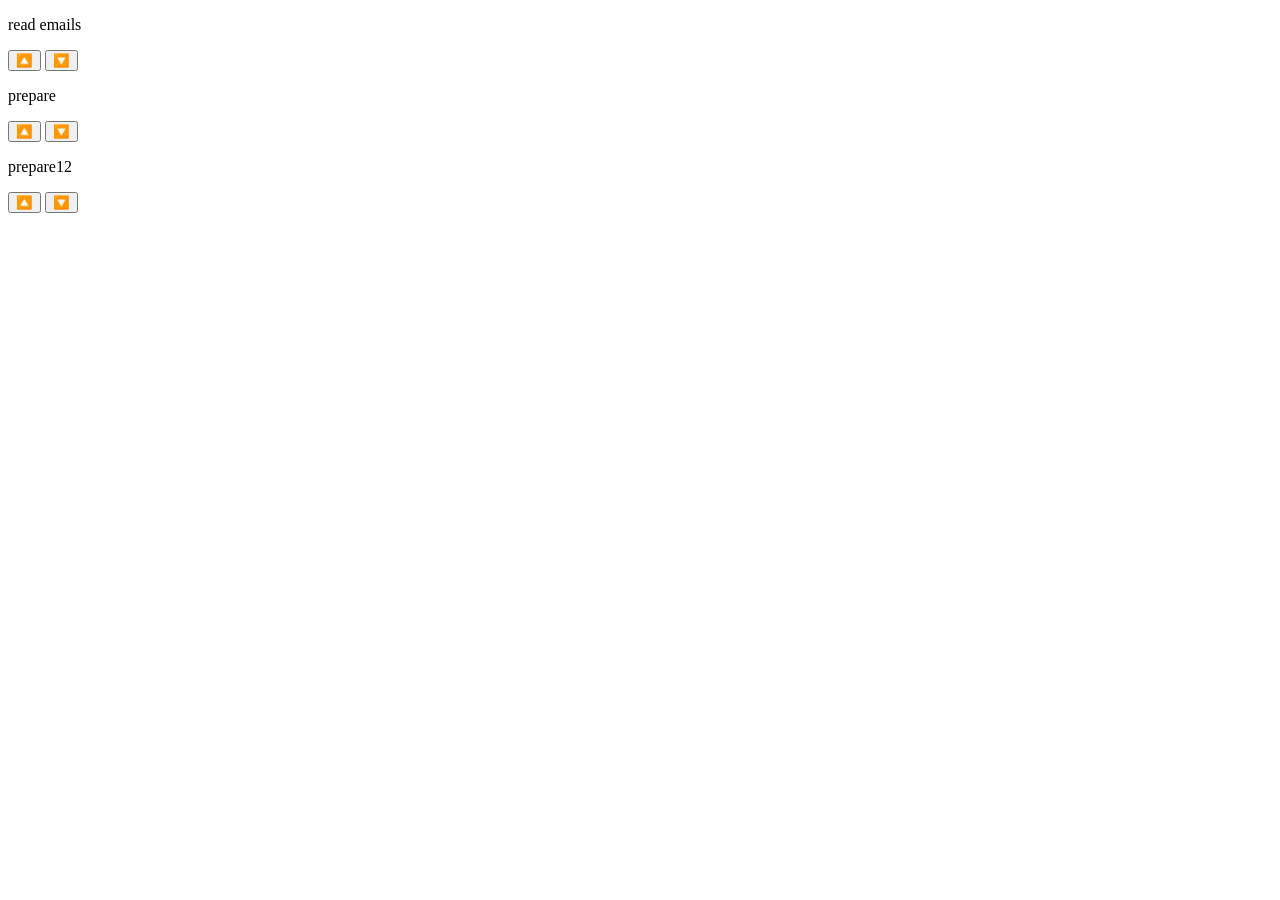
<file: buttuns/index.html>
<!DOCTYPE html>
<html lang="en">
<head>
  <meta charset="UTF-8">
  <meta http-equiv="X-UA-Compatible" content="IE=edge">
  <meta name="viewport" content="width=device-width, initial-scale=1.0">
  <title>Document</title>
</head>
<body>
  <div class="read">
    <p>read emails</p> <button class="top hidden">🔼</button> <button class="bottom">🔽</button>
  </div>
  <div class="read">
    <p>prepare</p> <button class="top">🔼</button> <button class="bottom">🔽</button>
  </div>
  <div class="read">
    <p>prepare12</p> <button class="top">🔼</button> <button class="bottom hidden">🔽</button>
  </div>
</body>
<script src="./main.js"></script>
</html>
</file>
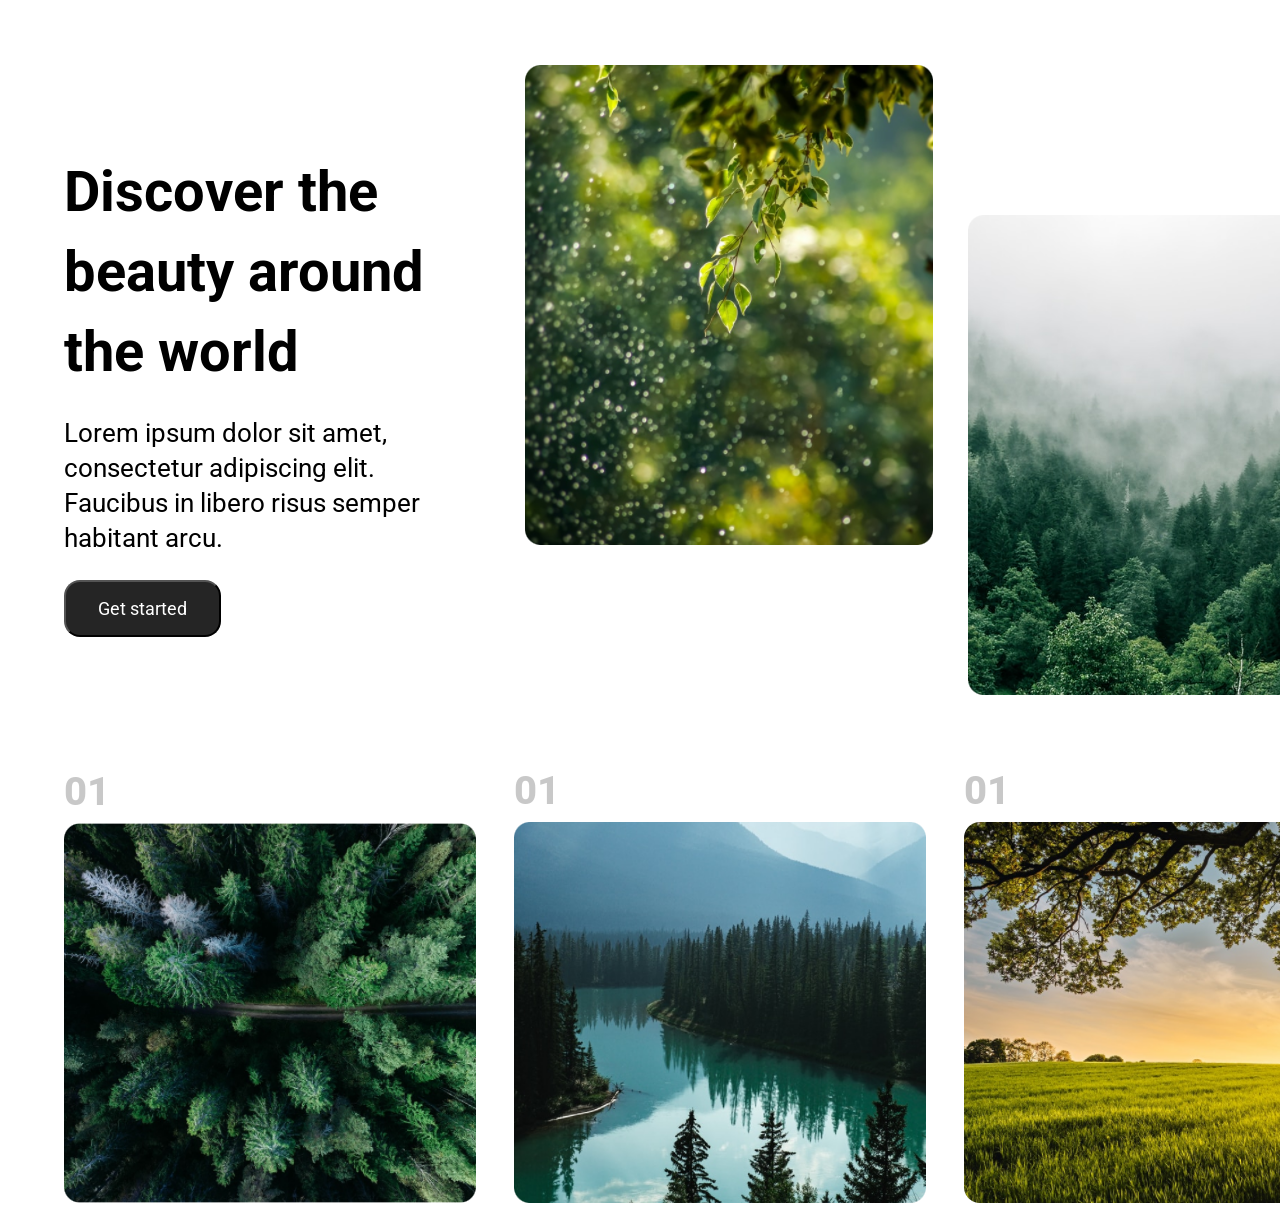
<file: discover/index.html>
<!DOCTYPE html>
<html lang="en">
  <head>
    <meta charset="UTF-8" />
    <meta http-equiv="X-UA-Compatible" content="IE=edge" />
    <meta name="viewport" content="width=device-width, initial-scale=1.0" />
    <title>Document</title>
    <link rel="stylesheet" href="./main.css" />
    <link rel="preconnect" href="https://fonts.googleapis.com" />
    <link rel="preconnect" href="https://fonts.gstatic.com" crossorigin />
    <link
      href="https://fonts.googleapis.com/css2?family=Roboto:ital,wght@0,100;0,300;0,400;0,500;0,700;0,900;1,100;1,300;1,400;1,500;1,700;1,900&display=swap"
      rel="stylesheet"
    />
  </head>
  <body>
    <header></header>
    <main>
      <section>
        <div class="container">
          <div class="discover">
            <div class="discoverBox">
              <h1 class="discoverHeading">
                Discover the beauty around the world
              </h1>
              <p class="discover_text">
                Lorem ipsum dolor sit amet, consectetur adipiscing elit.
                Faucibus in libero risus semper habitant arcu.
              </p>
              <button class="discoverBtn">Get started</button>
            </div>
            <img
              class="nature1"
              src="./img//Nature1.png"
              alt="Tree in spring"
            />
            <img class="nature2" src="./img/Nature2.png" alt="tree in run" />
          </div>
          <div class="tress">
            <div class="tress_box">
              <h2 class="number">01</h2>
              <img src="./img/Nature3.png" alt="tree" />
            </div>
            <div class="tress_box">
              <h2 class="number">01</h2>
              <img src="./img/nsture4.png" alt="tree" />
            </div>
            <div class="tress_box">
              <h2 class="number">01</h2>
              <img src="./img/Nature5.png" alt="tree" />
            </div>
          </div>
        </div>
      </section>
    </main>
    <footer></footer>
  </body>
</html>
</file>
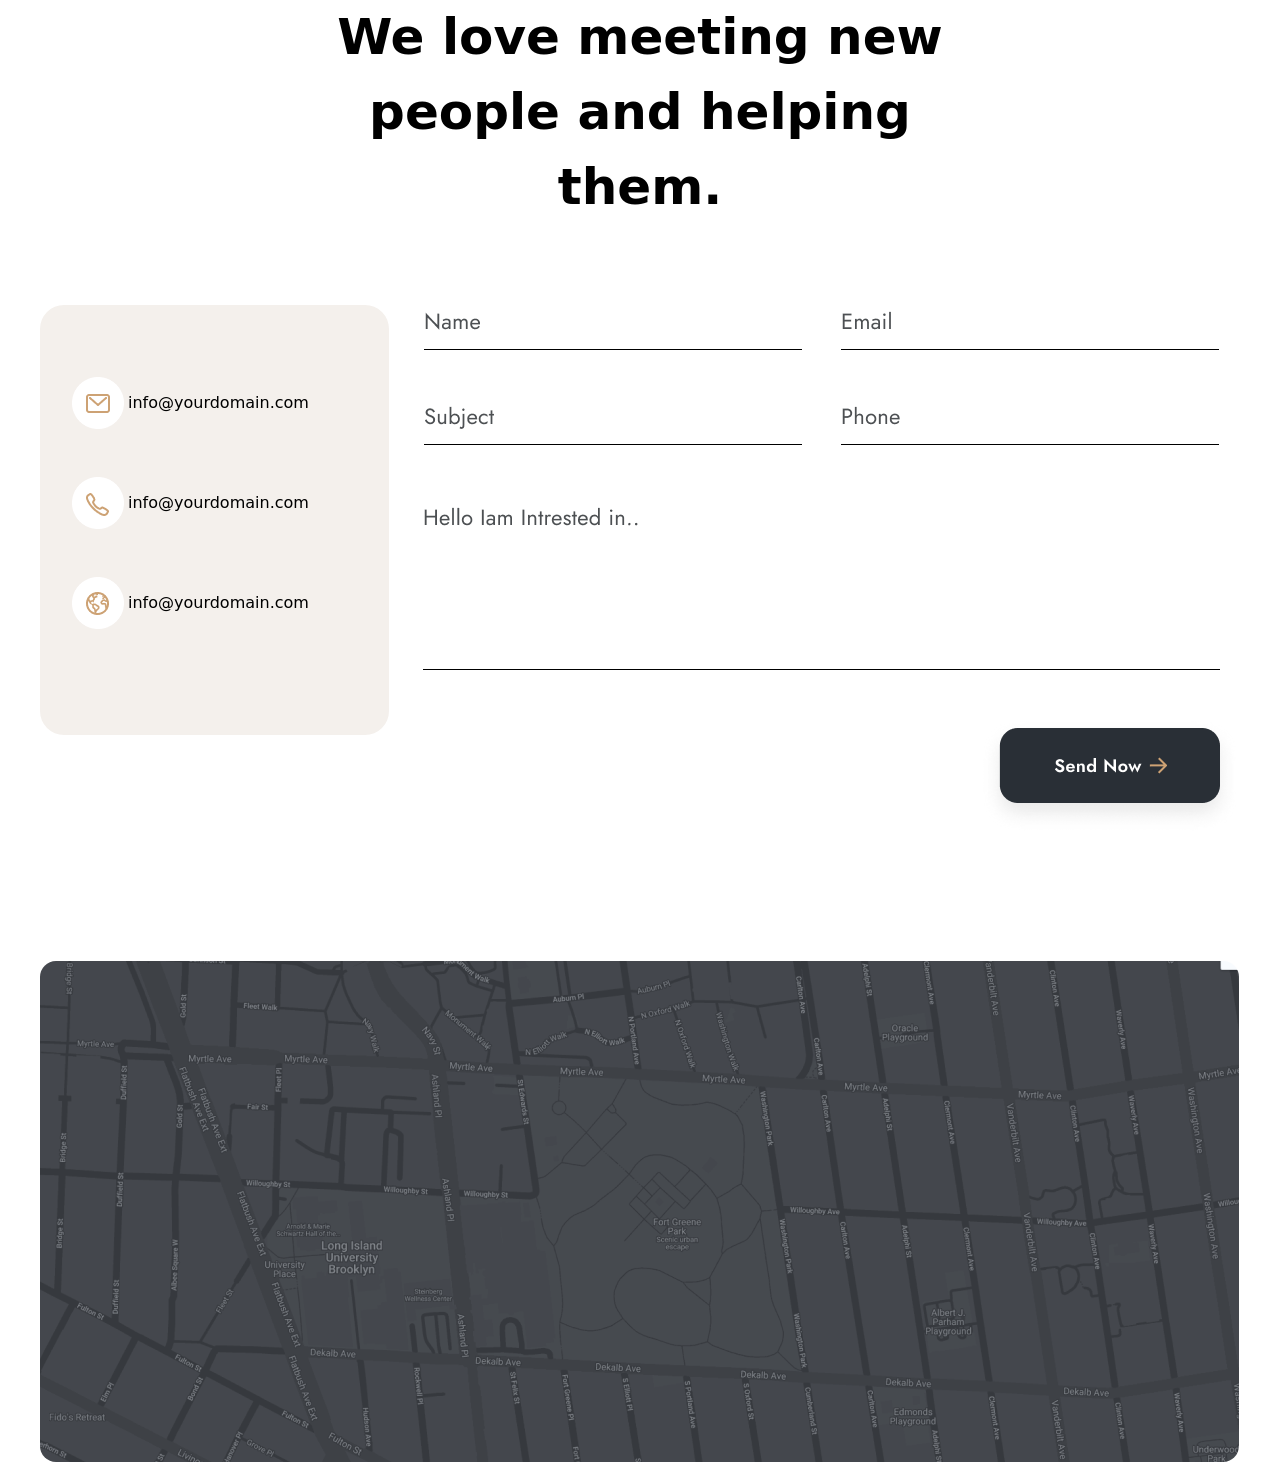
<file: pro2 - Copy/src/index.html>
<!DOCTYPE html>
<html lang="en">
  <head>
    <meta charset="UTF-8" />
    <meta http-equiv="X-UA-Compatible" content="IE=edge" />
    <meta name="viewport" content="width=device-width, initial-scale=1.0" />
    <link rel="stylesheet" href="./font.css" />
    <link rel="stylesheet" href="./output.css" />
    <title>777</title>
    <body>
      <div class="container w-[1200px] my-auto">
        <h1 class="text-[50px] leading-[75px] w-[683px] text-center flex content-center mx-auto">We love meeting new people and helping them.
        </h1>

        <div class="flex justify-between mt-20">
          <article class="w-[349px] rounded-3xl bg-[#F4F0EC] px-8 py-[72px] h-[430px]">
            <div class="flex items-center gap-1">
              <img src="./img/icon1.png" alt="icon"> <p>info@yourdomain.com</p>
            </div>
            <div class="flex items-center gap-1 mt-12 mb-12">
              <img src="./img/icon2.png" alt="icon"> <p>info@yourdomain.com</p>
            </div>
            <div class="flex items-center gap-1">
              <img src="./img/icon3.png" alt="icon"> <p>info@yourdomain.com</p>
            </div>
          </article>

         <img src="./img/input.png" alt="">
        
        </div>


        <div> <img class="rounded-2xl mt-32" src="./img/Photo.png" alt="photo"></div>
      </div>
    </body>
  </head>
</html>
</file>
<file: discover/main.css>
*,
*::before,
*::after {
  box-sizing: border-box;
  margin: 0;
  padding: 0;
  list-style: none;
  text-decoration: none;
  font-family: "Roboto", sans-serif;
}

.container {
  margin: 0 auto;
  width: 1440px;
  padding-left: 64px;
  padding-right: 64px;
  padding-top: 65px;
}
.discoverBox {
  width: 444px;
  height: 473px;
  margin-top: 87px;
}
.discoverHeading {
  font-size: 56px;
  font-weight: 800px;
  line-height: 80px;
}
.discover_text {
  font-size: 26px;
  font-weight: 400px;
  padding: 24px 0;
  line-height: 35px;
  width: 356px;
}
.discoverBtn {
  font-size: 18px;
  font-weight: 400px;
  border-radius: 16px;
  background-color: #252525;
  color: #fff;
  padding: 16px 32px;
}
.discoverBtn:hover {
  background-color: #fff;
  color: #000;
  transition-duration: 1000ms;
}
.discover {
  display: flex;
}
.nature1 {
  width: 408px;
  height: 480px;
  margin-right: 35px;
  margin-left: 17px;
}
.nature2 {
  width: 408px;
  height: 480px;
  margin-top: 150px;
}
.number{
  font-weight: 800;
  font-size: 40px;
color: #25252540;
height: 55px;
}

.tress{
  display: flex;
  align-items: center;
  justify-content: space-between;
  margin-top: 72px;
}
</file>
<file: pro2 - Copy/src/font.css>
/* icons */
@font-face {
  font-family: 'icon';
  src: url('../assets/fonts/icons/fa-light-300.woff2') format('woff2');
  font-weight: 300;
}
@font-face {
  font-family: 'icon';
  src: url('../assets/fonts/icons/fa-regular-400.woff2') format('woff2');
  font-weight: 400;
}
@font-face {
  font-family: 'icon';
  src: url('../assets/fonts/icons/fa-brands-400.woff2') format('woff2');
  font-weight: 400;
}
@font-face {
  font-family: 'icon';
  src: url('../assets/fonts/icons/fa-duotone-900.woff2') format('woff2');
  font-weight: 900;
}
</file>
<file: pro2 - Copy/src/output.css>
/*
! tailwindcss v3.4.1 | MIT License | https://tailwindcss.com
*/

/*
1. Prevent padding and border from affecting element width. (https://github.com/mozdevs/cssremedy/issues/4)
2. Allow adding a border to an element by just adding a border-width. (https://github.com/tailwindcss/tailwindcss/pull/116)
*/

*,
::before,
::after {
  box-sizing: border-box;
  /* 1 */
  border-width: 0;
  /* 2 */
  border-style: solid;
  /* 2 */
  border-color: #e5e7eb;
  /* 2 */
}

::before,
::after {
  --tw-content: '';
}

/*
1. Use a consistent sensible line-height in all browsers.
2. Prevent adjustments of font size after orientation changes in iOS.
3. Use a more readable tab size.
4. Use the user's configured `sans` font-family by default.
5. Use the user's configured `sans` font-feature-settings by default.
6. Use the user's configured `sans` font-variation-settings by default.
7. Disable tap highlights on iOS
*/

html,
:host {
  line-height: 1.5;
  /* 1 */
  -webkit-text-size-adjust: 100%;
  /* 2 */
  -moz-tab-size: 4;
  /* 3 */
  -o-tab-size: 4;
     tab-size: 4;
  /* 3 */
  font-family: ui-sans-serif, system-ui, sans-serif, "Apple Color Emoji", "Segoe UI Emoji", "Segoe UI Symbol", "Noto Color Emoji";
  /* 4 */
  font-feature-settings: normal;
  /* 5 */
  font-variation-settings: normal;
  /* 6 */
  -webkit-tap-highlight-color: transparent;
  /* 7 */
}

/*
1. Remove the margin in all browsers.
2. Inherit line-height from `html` so users can set them as a class directly on the `html` element.
*/

body {
  margin: 0;
  /* 1 */
  line-height: inherit;
  /* 2 */
}

/*
1. Add the correct height in Firefox.
2. Correct the inheritance of border color in Firefox. (https://bugzilla.mozilla.org/show_bug.cgi?id=190655)
3. Ensure horizontal rules are visible by default.
*/

hr {
  height: 0;
  /* 1 */
  color: inherit;
  /* 2 */
  border-top-width: 1px;
  /* 3 */
}

/*
Add the correct text decoration in Chrome, Edge, and Safari.
*/

abbr:where([title]) {
  -webkit-text-decoration: underline dotted;
          text-decoration: underline dotted;
}

/*
Remove the default font size and weight for headings.
*/

h1,
h2,
h3,
h4,
h5,
h6 {
  font-size: inherit;
  font-weight: inherit;
}

/*
Reset links to optimize for opt-in styling instead of opt-out.
*/

a {
  color: inherit;
  text-decoration: inherit;
}

/*
Add the correct font weight in Edge and Safari.
*/

b,
strong {
  font-weight: bolder;
}

/*
1. Use the user's configured `mono` font-family by default.
2. Use the user's configured `mono` font-feature-settings by default.
3. Use the user's configured `mono` font-variation-settings by default.
4. Correct the odd `em` font sizing in all browsers.
*/

code,
kbd,
samp,
pre {
  font-family: ui-monospace, SFMono-Regular, Menlo, Monaco, Consolas, "Liberation Mono", "Courier New", monospace;
  /* 1 */
  font-feature-settings: normal;
  /* 2 */
  font-variation-settings: normal;
  /* 3 */
  font-size: 1em;
  /* 4 */
}

/*
Add the correct font size in all browsers.
*/

small {
  font-size: 80%;
}

/*
Prevent `sub` and `sup` elements from affecting the line height in all browsers.
*/

sub,
sup {
  font-size: 75%;
  line-height: 0;
  position: relative;
  vertical-align: baseline;
}

sub {
  bottom: -0.25em;
}

sup {
  top: -0.5em;
}

/*
1. Remove text indentation from table contents in Chrome and Safari. (https://bugs.chromium.org/p/chromium/issues/detail?id=999088, https://bugs.webkit.org/show_bug.cgi?id=201297)
2. Correct table border color inheritance in all Chrome and Safari. (https://bugs.chromium.org/p/chromium/issues/detail?id=935729, https://bugs.webkit.org/show_bug.cgi?id=195016)
3. Remove gaps between table borders by default.
*/

table {
  text-indent: 0;
  /* 1 */
  border-color: inherit;
  /* 2 */
  border-collapse: collapse;
  /* 3 */
}

/*
1. Change the font styles in all browsers.
2. Remove the margin in Firefox and Safari.
3. Remove default padding in all browsers.
*/

button,
input,
optgroup,
select,
textarea {
  font-family: inherit;
  /* 1 */
  font-feature-settings: inherit;
  /* 1 */
  font-variation-settings: inherit;
  /* 1 */
  font-size: 100%;
  /* 1 */
  font-weight: inherit;
  /* 1 */
  line-height: inherit;
  /* 1 */
  color: inherit;
  /* 1 */
  margin: 0;
  /* 2 */
  padding: 0;
  /* 3 */
}

/*
Remove the inheritance of text transform in Edge and Firefox.
*/

button,
select {
  text-transform: none;
}

/*
1. Correct the inability to style clickable types in iOS and Safari.
2. Remove default button styles.
*/

button,
[type='button'],
[type='reset'],
[type='submit'] {
  -webkit-appearance: button;
  /* 1 */
  background-color: transparent;
  /* 2 */
  background-image: none;
  /* 2 */
}

/*
Use the modern Firefox focus style for all focusable elements.
*/

:-moz-focusring {
  outline: auto;
}

/*
Remove the additional `:invalid` styles in Firefox. (https://github.com/mozilla/gecko-dev/blob/2f9eacd9d3d995c937b4251a5557d95d494c9be1/layout/style/res/forms.css#L728-L737)
*/

:-moz-ui-invalid {
  box-shadow: none;
}

/*
Add the correct vertical alignment in Chrome and Firefox.
*/

progress {
  vertical-align: baseline;
}

/*
Correct the cursor style of increment and decrement buttons in Safari.
*/

::-webkit-inner-spin-button,
::-webkit-outer-spin-button {
  height: auto;
}

/*
1. Correct the odd appearance in Chrome and Safari.
2. Correct the outline style in Safari.
*/

[type='search'] {
  -webkit-appearance: textfield;
  /* 1 */
  outline-offset: -2px;
  /* 2 */
}

/*
Remove the inner padding in Chrome and Safari on macOS.
*/

::-webkit-search-decoration {
  -webkit-appearance: none;
}

/*
1. Correct the inability to style clickable types in iOS and Safari.
2. Change font properties to `inherit` in Safari.
*/

::-webkit-file-upload-button {
  -webkit-appearance: button;
  /* 1 */
  font: inherit;
  /* 2 */
}

/*
Add the correct display in Chrome and Safari.
*/

summary {
  display: list-item;
}

/*
Removes the default spacing and border for appropriate elements.
*/

blockquote,
dl,
dd,
h1,
h2,
h3,
h4,
h5,
h6,
hr,
figure,
p,
pre {
  margin: 0;
}

fieldset {
  margin: 0;
  padding: 0;
}

legend {
  padding: 0;
}

ol,
ul,
menu {
  list-style: none;
  margin: 0;
  padding: 0;
}

/*
Reset default styling for dialogs.
*/

dialog {
  padding: 0;
}

/*
Prevent resizing textareas horizontally by default.
*/

textarea {
  resize: vertical;
}

/*
1. Reset the default placeholder opacity in Firefox. (https://github.com/tailwindlabs/tailwindcss/issues/3300)
2. Set the default placeholder color to the user's configured gray 400 color.
*/

input::-moz-placeholder, textarea::-moz-placeholder {
  opacity: 1;
  /* 1 */
  color: #9ca3af;
  /* 2 */
}

input::placeholder,
textarea::placeholder {
  opacity: 1;
  /* 1 */
  color: #9ca3af;
  /* 2 */
}

/*
Set the default cursor for buttons.
*/

button,
[role="button"] {
  cursor: pointer;
}

/*
Make sure disabled buttons don't get the pointer cursor.
*/

:disabled {
  cursor: default;
}

/*
1. Make replaced elements `display: block` by default. (https://github.com/mozdevs/cssremedy/issues/14)
2. Add `vertical-align: middle` to align replaced elements more sensibly by default. (https://github.com/jensimmons/cssremedy/issues/14#issuecomment-634934210)
   This can trigger a poorly considered lint error in some tools but is included by design.
*/

img,
svg,
video,
canvas,
audio,
iframe,
embed,
object {
  display: block;
  /* 1 */
  vertical-align: middle;
  /* 2 */
}

/*
Constrain images and videos to the parent width and preserve their intrinsic aspect ratio. (https://github.com/mozdevs/cssremedy/issues/14)
*/

img,
video {
  max-width: 100%;
  height: auto;
}

/* Make elements with the HTML hidden attribute stay hidden by default */

[hidden] {
  display: none;
}

h1 {
  font-weight: 700;
  font-display: 72px;
}

.container {
  width: 1200px;
  margin: 0  auto;
}

*, ::before, ::after {
  --tw-border-spacing-x: 0;
  --tw-border-spacing-y: 0;
  --tw-translate-x: 0;
  --tw-translate-y: 0;
  --tw-rotate: 0;
  --tw-skew-x: 0;
  --tw-skew-y: 0;
  --tw-scale-x: 1;
  --tw-scale-y: 1;
  --tw-pan-x:  ;
  --tw-pan-y:  ;
  --tw-pinch-zoom:  ;
  --tw-scroll-snap-strictness: proximity;
  --tw-gradient-from-position:  ;
  --tw-gradient-via-position:  ;
  --tw-gradient-to-position:  ;
  --tw-ordinal:  ;
  --tw-slashed-zero:  ;
  --tw-numeric-figure:  ;
  --tw-numeric-spacing:  ;
  --tw-numeric-fraction:  ;
  --tw-ring-inset:  ;
  --tw-ring-offset-width: 0px;
  --tw-ring-offset-color: #fff;
  --tw-ring-color: rgb(59 130 246 / 0.5);
  --tw-ring-offset-shadow: 0 0 #0000;
  --tw-ring-shadow: 0 0 #0000;
  --tw-shadow: 0 0 #0000;
  --tw-shadow-colored: 0 0 #0000;
  --tw-blur:  ;
  --tw-brightness:  ;
  --tw-contrast:  ;
  --tw-grayscale:  ;
  --tw-hue-rotate:  ;
  --tw-invert:  ;
  --tw-saturate:  ;
  --tw-sepia:  ;
  --tw-drop-shadow:  ;
  --tw-backdrop-blur:  ;
  --tw-backdrop-brightness:  ;
  --tw-backdrop-contrast:  ;
  --tw-backdrop-grayscale:  ;
  --tw-backdrop-hue-rotate:  ;
  --tw-backdrop-invert:  ;
  --tw-backdrop-opacity:  ;
  --tw-backdrop-saturate:  ;
  --tw-backdrop-sepia:  ;
}

::backdrop {
  --tw-border-spacing-x: 0;
  --tw-border-spacing-y: 0;
  --tw-translate-x: 0;
  --tw-translate-y: 0;
  --tw-rotate: 0;
  --tw-skew-x: 0;
  --tw-skew-y: 0;
  --tw-scale-x: 1;
  --tw-scale-y: 1;
  --tw-pan-x:  ;
  --tw-pan-y:  ;
  --tw-pinch-zoom:  ;
  --tw-scroll-snap-strictness: proximity;
  --tw-gradient-from-position:  ;
  --tw-gradient-via-position:  ;
  --tw-gradient-to-position:  ;
  --tw-ordinal:  ;
  --tw-slashed-zero:  ;
  --tw-numeric-figure:  ;
  --tw-numeric-spacing:  ;
  --tw-numeric-fraction:  ;
  --tw-ring-inset:  ;
  --tw-ring-offset-width: 0px;
  --tw-ring-offset-color: #fff;
  --tw-ring-color: rgb(59 130 246 / 0.5);
  --tw-ring-offset-shadow: 0 0 #0000;
  --tw-ring-shadow: 0 0 #0000;
  --tw-shadow: 0 0 #0000;
  --tw-shadow-colored: 0 0 #0000;
  --tw-blur:  ;
  --tw-brightness:  ;
  --tw-contrast:  ;
  --tw-grayscale:  ;
  --tw-hue-rotate:  ;
  --tw-invert:  ;
  --tw-saturate:  ;
  --tw-sepia:  ;
  --tw-drop-shadow:  ;
  --tw-backdrop-blur:  ;
  --tw-backdrop-brightness:  ;
  --tw-backdrop-contrast:  ;
  --tw-backdrop-grayscale:  ;
  --tw-backdrop-hue-rotate:  ;
  --tw-backdrop-invert:  ;
  --tw-backdrop-opacity:  ;
  --tw-backdrop-saturate:  ;
  --tw-backdrop-sepia:  ;
}

.container {
  width: 100%;
}

@media (min-width: 640px) {
  .container {
    max-width: 640px;
  }
}

@media (min-width: 768px) {
  .container {
    max-width: 768px;
  }
}

@media (min-width: 1024px) {
  .container {
    max-width: 1024px;
  }
}

@media (min-width: 1280px) {
  .container {
    max-width: 1280px;
  }
}

@media (min-width: 1536px) {
  .container {
    max-width: 1536px;
  }
}

.sr-only {
  position: absolute;
  width: 1px;
  height: 1px;
  padding: 0;
  margin: -1px;
  overflow: hidden;
  clip: rect(0, 0, 0, 0);
  white-space: nowrap;
  border-width: 0;
}

.not-sr-only {
  position: static;
  width: auto;
  height: auto;
  padding: 0;
  margin: 0;
  overflow: visible;
  clip: auto;
  white-space: normal;
}

.pointer-events-none {
  pointer-events: none;
}

.pointer-events-auto {
  pointer-events: auto;
}

.\!visible {
  visibility: visible !important;
}

.visible {
  visibility: visible;
}

.invisible {
  visibility: hidden;
}

.collapse {
  visibility: collapse;
}

.static {
  position: static;
}

.fixed {
  position: fixed;
}

.absolute {
  position: absolute;
}

.relative {
  position: relative;
}

.sticky {
  position: sticky;
}

.-inset-1 {
  inset: -0.25rem;
}

.end-1 {
  inset-inline-end: 0.25rem;
}

.isolate {
  isolation: isolate;
}

.isolation-auto {
  isolation: auto;
}

.float-start {
  float: inline-start;
}

.float-end {
  float: inline-end;
}

.float-right {
  float: right;
}

.float-left {
  float: left;
}

.float-none {
  float: none;
}

.clear-start {
  clear: inline-start;
}

.clear-end {
  clear: inline-end;
}

.clear-left {
  clear: left;
}

.clear-right {
  clear: right;
}

.clear-both {
  clear: both;
}

.clear-none {
  clear: none;
}

.my-auto {
  margin-top: auto;
  margin-bottom: auto;
}

.mx-4 {
  margin-left: 1rem;
  margin-right: 1rem;
}

.mx-auto {
  margin-left: auto;
  margin-right: auto;
}

.mt-2 {
  margin-top: 0.5rem;
}

.mt-5 {
  margin-top: 1.25rem;
}

.mb-5 {
  margin-bottom: 1.25rem;
}

.mt-1 {
  margin-top: 0.25rem;
}

.mt-12 {
  margin-top: 3rem;
}

.mb-12 {
  margin-bottom: 3rem;
}

.mt-20 {
  margin-top: 5rem;
}

.mt-3 {
  margin-top: 0.75rem;
}

.mt-32 {
  margin-top: 8rem;
}

.box-border {
  box-sizing: border-box;
}

.box-content {
  box-sizing: content-box;
}

.line-clamp-none {
  overflow: visible;
  display: block;
  -webkit-box-orient: horizontal;
  -webkit-line-clamp: none;
}

.block {
  display: block;
}

.inline-block {
  display: inline-block;
}

.inline {
  display: inline;
}

.flex {
  display: flex;
}

.inline-flex {
  display: inline-flex;
}

.table {
  display: table;
}

.inline-table {
  display: inline-table;
}

.table-caption {
  display: table-caption;
}

.table-cell {
  display: table-cell;
}

.table-column {
  display: table-column;
}

.table-column-group {
  display: table-column-group;
}

.table-footer-group {
  display: table-footer-group;
}

.table-header-group {
  display: table-header-group;
}

.table-row-group {
  display: table-row-group;
}

.table-row {
  display: table-row;
}

.flow-root {
  display: flow-root;
}

.grid {
  display: grid;
}

.inline-grid {
  display: inline-grid;
}

.contents {
  display: contents;
}

.list-item {
  display: list-item;
}

.hidden {
  display: none;
}

.h-\[430px\] {
  height: 430px;
}

.w-\[349px\] {
  width: 349px;
}

.w-\[this-is\\\\\] {
  width: this-is\\;
}

.w-\[this-is\] {
  width: this-is;
}

.w-\[weird-and-invalid\] {
  width: weird-and-invalid;
}

.w-\[1200px\] {
  width: 1200px;
}

.w-\[683px\] {
  width: 683px;
}

.flex-shrink {
  flex-shrink: 1;
}

.shrink {
  flex-shrink: 1;
}

.flex-grow {
  flex-grow: 1;
}

.grow {
  flex-grow: 1;
}

.table-auto {
  table-layout: auto;
}

.table-fixed {
  table-layout: fixed;
}

.caption-top {
  caption-side: top;
}

.caption-bottom {
  caption-side: bottom;
}

.border-collapse {
  border-collapse: collapse;
}

.border-separate {
  border-collapse: separate;
}

.\!transform {
  transform: translate(var(--tw-translate-x), var(--tw-translate-y)) rotate(var(--tw-rotate)) skewX(var(--tw-skew-x)) skewY(var(--tw-skew-y)) scaleX(var(--tw-scale-x)) scaleY(var(--tw-scale-y)) !important;
}

.transform {
  transform: translate(var(--tw-translate-x), var(--tw-translate-y)) rotate(var(--tw-rotate)) skewX(var(--tw-skew-x)) skewY(var(--tw-skew-y)) scaleX(var(--tw-scale-x)) scaleY(var(--tw-scale-y));
}

.transform-cpu {
  transform: translate(var(--tw-translate-x), var(--tw-translate-y)) rotate(var(--tw-rotate)) skewX(var(--tw-skew-x)) skewY(var(--tw-skew-y)) scaleX(var(--tw-scale-x)) scaleY(var(--tw-scale-y));
}

.transform-gpu {
  transform: translate3d(var(--tw-translate-x), var(--tw-translate-y), 0) rotate(var(--tw-rotate)) skewX(var(--tw-skew-x)) skewY(var(--tw-skew-y)) scaleX(var(--tw-scale-x)) scaleY(var(--tw-scale-y));
}

.transform-none {
  transform: none;
}

.touch-auto {
  touch-action: auto;
}

.touch-none {
  touch-action: none;
}

.touch-pan-x {
  --tw-pan-x: pan-x;
  touch-action: var(--tw-pan-x) var(--tw-pan-y) var(--tw-pinch-zoom);
}

.touch-pan-left {
  --tw-pan-x: pan-left;
  touch-action: var(--tw-pan-x) var(--tw-pan-y) var(--tw-pinch-zoom);
}

.touch-pan-right {
  --tw-pan-x: pan-right;
  touch-action: var(--tw-pan-x) var(--tw-pan-y) var(--tw-pinch-zoom);
}

.touch-pan-y {
  --tw-pan-y: pan-y;
  touch-action: var(--tw-pan-x) var(--tw-pan-y) var(--tw-pinch-zoom);
}

.touch-pan-up {
  --tw-pan-y: pan-up;
  touch-action: var(--tw-pan-x) var(--tw-pan-y) var(--tw-pinch-zoom);
}

.touch-pan-down {
  --tw-pan-y: pan-down;
  touch-action: var(--tw-pan-x) var(--tw-pan-y) var(--tw-pinch-zoom);
}

.touch-pinch-zoom {
  --tw-pinch-zoom: pinch-zoom;
  touch-action: var(--tw-pan-x) var(--tw-pan-y) var(--tw-pinch-zoom);
}

.touch-manipulation {
  touch-action: manipulation;
}

.select-none {
  -webkit-user-select: none;
     -moz-user-select: none;
          user-select: none;
}

.select-text {
  -webkit-user-select: text;
     -moz-user-select: text;
          user-select: text;
}

.select-all {
  -webkit-user-select: all;
     -moz-user-select: all;
          user-select: all;
}

.select-auto {
  -webkit-user-select: auto;
     -moz-user-select: auto;
          user-select: auto;
}

.resize-none {
  resize: none;
}

.resize-y {
  resize: vertical;
}

.resize-x {
  resize: horizontal;
}

.resize {
  resize: both;
}

.snap-none {
  scroll-snap-type: none;
}

.snap-x {
  scroll-snap-type: x var(--tw-scroll-snap-strictness);
}

.snap-y {
  scroll-snap-type: y var(--tw-scroll-snap-strictness);
}

.snap-both {
  scroll-snap-type: both var(--tw-scroll-snap-strictness);
}

.snap-mandatory {
  --tw-scroll-snap-strictness: mandatory;
}

.snap-proximity {
  --tw-scroll-snap-strictness: proximity;
}

.snap-start {
  scroll-snap-align: start;
}

.snap-end {
  scroll-snap-align: end;
}

.snap-center {
  scroll-snap-align: center;
}

.snap-align-none {
  scroll-snap-align: none;
}

.snap-normal {
  scroll-snap-stop: normal;
}

.snap-always {
  scroll-snap-stop: always;
}

.list-inside {
  list-style-position: inside;
}

.list-outside {
  list-style-position: outside;
}

.appearance-none {
  -webkit-appearance: none;
     -moz-appearance: none;
          appearance: none;
}

.appearance-auto {
  -webkit-appearance: auto;
     -moz-appearance: auto;
          appearance: auto;
}

.break-before-auto {
  -moz-column-break-before: auto;
       break-before: auto;
}

.break-before-avoid {
  -moz-column-break-before: avoid;
       break-before: avoid;
}

.break-before-all {
  -moz-column-break-before: all;
       break-before: all;
}

.break-before-avoid-page {
  -moz-column-break-before: avoid;
       break-before: avoid-page;
}

.break-before-page {
  -moz-column-break-before: page;
       break-before: page;
}

.break-before-left {
  -moz-column-break-before: left;
       break-before: left;
}

.break-before-right {
  -moz-column-break-before: right;
       break-before: right;
}

.break-before-column {
  -moz-column-break-before: column;
       break-before: column;
}

.break-inside-auto {
  -moz-column-break-inside: auto;
       break-inside: auto;
}

.break-inside-avoid {
  -moz-column-break-inside: avoid;
       break-inside: avoid;
}

.break-inside-avoid-page {
  break-inside: avoid-page;
}

.break-inside-avoid-column {
  -moz-column-break-inside: avoid;
       break-inside: avoid-column;
}

.break-after-auto {
  -moz-column-break-after: auto;
       break-after: auto;
}

.break-after-avoid {
  -moz-column-break-after: avoid;
       break-after: avoid;
}

.break-after-all {
  -moz-column-break-after: all;
       break-after: all;
}

.break-after-avoid-page {
  -moz-column-break-after: avoid;
       break-after: avoid-page;
}

.break-after-page {
  -moz-column-break-after: page;
       break-after: page;
}

.break-after-left {
  -moz-column-break-after: left;
       break-after: left;
}

.break-after-right {
  -moz-column-break-after: right;
       break-after: right;
}

.break-after-column {
  -moz-column-break-after: column;
       break-after: column;
}

.grid-flow-row {
  grid-auto-flow: row;
}

.grid-flow-col {
  grid-auto-flow: column;
}

.grid-flow-dense {
  grid-auto-flow: dense;
}

.grid-flow-row-dense {
  grid-auto-flow: row dense;
}

.grid-flow-col-dense {
  grid-auto-flow: column dense;
}

.flex-row {
  flex-direction: row;
}

.flex-row-reverse {
  flex-direction: row-reverse;
}

.flex-col {
  flex-direction: column;
}

.flex-col-reverse {
  flex-direction: column-reverse;
}

.flex-wrap {
  flex-wrap: wrap;
}

.flex-wrap-reverse {
  flex-wrap: wrap-reverse;
}

.flex-nowrap {
  flex-wrap: nowrap;
}

.place-content-center {
  place-content: center;
}

.place-content-start {
  place-content: start;
}

.place-content-end {
  place-content: end;
}

.place-content-between {
  place-content: space-between;
}

.place-content-around {
  place-content: space-around;
}

.place-content-evenly {
  place-content: space-evenly;
}

.place-content-baseline {
  place-content: baseline;
}

.place-content-stretch {
  place-content: stretch;
}

.place-items-start {
  place-items: start;
}

.place-items-end {
  place-items: end;
}

.place-items-center {
  place-items: center;
}

.place-items-baseline {
  place-items: baseline;
}

.place-items-stretch {
  place-items: stretch;
}

.content-normal {
  align-content: normal;
}

.content-center {
  align-content: center;
}

.content-start {
  align-content: flex-start;
}

.content-end {
  align-content: flex-end;
}

.content-between {
  align-content: space-between;
}

.content-around {
  align-content: space-around;
}

.content-evenly {
  align-content: space-evenly;
}

.content-baseline {
  align-content: baseline;
}

.content-stretch {
  align-content: stretch;
}

.items-start {
  align-items: flex-start;
}

.items-end {
  align-items: flex-end;
}

.items-center {
  align-items: center;
}

.items-baseline {
  align-items: baseline;
}

.items-stretch {
  align-items: stretch;
}

.justify-normal {
  justify-content: normal;
}

.justify-start {
  justify-content: flex-start;
}

.justify-end {
  justify-content: flex-end;
}

.justify-center {
  justify-content: center;
}

.justify-between {
  justify-content: space-between;
}

.justify-around {
  justify-content: space-around;
}

.justify-evenly {
  justify-content: space-evenly;
}

.justify-stretch {
  justify-content: stretch;
}

.justify-items-start {
  justify-items: start;
}

.justify-items-end {
  justify-items: end;
}

.justify-items-center {
  justify-items: center;
}

.justify-items-stretch {
  justify-items: stretch;
}

.gap-1 {
  gap: 0.25rem;
}

.gap-5 {
  gap: 1.25rem;
}

.space-x-2 > :not([hidden]) ~ :not([hidden]) {
  --tw-space-x-reverse: 0;
  margin-right: calc(0.5rem * var(--tw-space-x-reverse));
  margin-left: calc(0.5rem * calc(1 - var(--tw-space-x-reverse)));
}

.space-y-reverse > :not([hidden]) ~ :not([hidden]) {
  --tw-space-y-reverse: 1;
}

.space-x-reverse > :not([hidden]) ~ :not([hidden]) {
  --tw-space-x-reverse: 1;
}

.divide-x > :not([hidden]) ~ :not([hidden]) {
  --tw-divide-x-reverse: 0;
  border-right-width: calc(1px * var(--tw-divide-x-reverse));
  border-left-width: calc(1px * calc(1 - var(--tw-divide-x-reverse)));
}

.divide-y > :not([hidden]) ~ :not([hidden]) {
  --tw-divide-y-reverse: 0;
  border-top-width: calc(1px * calc(1 - var(--tw-divide-y-reverse)));
  border-bottom-width: calc(1px * var(--tw-divide-y-reverse));
}

.divide-y-reverse > :not([hidden]) ~ :not([hidden]) {
  --tw-divide-y-reverse: 1;
}

.divide-x-reverse > :not([hidden]) ~ :not([hidden]) {
  --tw-divide-x-reverse: 1;
}

.divide-solid > :not([hidden]) ~ :not([hidden]) {
  border-style: solid;
}

.divide-dashed > :not([hidden]) ~ :not([hidden]) {
  border-style: dashed;
}

.divide-dotted > :not([hidden]) ~ :not([hidden]) {
  border-style: dotted;
}

.divide-double > :not([hidden]) ~ :not([hidden]) {
  border-style: double;
}

.divide-none > :not([hidden]) ~ :not([hidden]) {
  border-style: none;
}

.place-self-auto {
  place-self: auto;
}

.place-self-start {
  place-self: start;
}

.place-self-end {
  place-self: end;
}

.place-self-center {
  place-self: center;
}

.place-self-stretch {
  place-self: stretch;
}

.self-auto {
  align-self: auto;
}

.self-start {
  align-self: flex-start;
}

.self-end {
  align-self: flex-end;
}

.self-center {
  align-self: center;
}

.self-stretch {
  align-self: stretch;
}

.self-baseline {
  align-self: baseline;
}

.justify-self-auto {
  justify-self: auto;
}

.justify-self-start {
  justify-self: start;
}

.justify-self-end {
  justify-self: end;
}

.justify-self-center {
  justify-self: center;
}

.justify-self-stretch {
  justify-self: stretch;
}

.overflow-auto {
  overflow: auto;
}

.overflow-hidden {
  overflow: hidden;
}

.overflow-clip {
  overflow: clip;
}

.overflow-visible {
  overflow: visible;
}

.overflow-scroll {
  overflow: scroll;
}

.overflow-x-auto {
  overflow-x: auto;
}

.overflow-y-auto {
  overflow-y: auto;
}

.overflow-x-hidden {
  overflow-x: hidden;
}

.overflow-y-hidden {
  overflow-y: hidden;
}

.overflow-x-clip {
  overflow-x: clip;
}

.overflow-y-clip {
  overflow-y: clip;
}

.overflow-x-visible {
  overflow-x: visible;
}

.overflow-y-visible {
  overflow-y: visible;
}

.overflow-x-scroll {
  overflow-x: scroll;
}

.overflow-y-scroll {
  overflow-y: scroll;
}

.overscroll-auto {
  overscroll-behavior: auto;
}

.overscroll-contain {
  overscroll-behavior: contain;
}

.overscroll-none {
  overscroll-behavior: none;
}

.overscroll-y-auto {
  overscroll-behavior-y: auto;
}

.overscroll-y-contain {
  overscroll-behavior-y: contain;
}

.overscroll-y-none {
  overscroll-behavior-y: none;
}

.overscroll-x-auto {
  overscroll-behavior-x: auto;
}

.overscroll-x-contain {
  overscroll-behavior-x: contain;
}

.overscroll-x-none {
  overscroll-behavior-x: none;
}

.scroll-auto {
  scroll-behavior: auto;
}

.scroll-smooth {
  scroll-behavior: smooth;
}

.truncate {
  overflow: hidden;
  text-overflow: ellipsis;
  white-space: nowrap;
}

.overflow-ellipsis {
  text-overflow: ellipsis;
}

.text-ellipsis {
  text-overflow: ellipsis;
}

.text-clip {
  text-overflow: clip;
}

.hyphens-none {
  -webkit-hyphens: none;
          hyphens: none;
}

.hyphens-manual {
  -webkit-hyphens: manual;
          hyphens: manual;
}

.hyphens-auto {
  -webkit-hyphens: auto;
          hyphens: auto;
}

.whitespace-normal {
  white-space: normal;
}

.whitespace-nowrap {
  white-space: nowrap;
}

.whitespace-pre {
  white-space: pre;
}

.whitespace-pre-line {
  white-space: pre-line;
}

.whitespace-pre-wrap {
  white-space: pre-wrap;
}

.whitespace-break-spaces {
  white-space: break-spaces;
}

.text-wrap {
  text-wrap: wrap;
}

.text-nowrap {
  text-wrap: nowrap;
}

.text-balance {
  text-wrap: balance;
}

.text-pretty {
  text-wrap: pretty;
}

.break-normal {
  overflow-wrap: normal;
  word-break: normal;
}

.break-words {
  overflow-wrap: break-word;
}

.break-all {
  word-break: break-all;
}

.break-keep {
  word-break: keep-all;
}

.rounded {
  border-radius: 0.25rem;
}

.rounded-3xl {
  border-radius: 1.5rem;
}

.rounded-2xl {
  border-radius: 1rem;
}

.rounded-b {
  border-bottom-right-radius: 0.25rem;
  border-bottom-left-radius: 0.25rem;
}

.rounded-e {
  border-start-end-radius: 0.25rem;
  border-end-end-radius: 0.25rem;
}

.rounded-l {
  border-top-left-radius: 0.25rem;
  border-bottom-left-radius: 0.25rem;
}

.rounded-r {
  border-top-right-radius: 0.25rem;
  border-bottom-right-radius: 0.25rem;
}

.rounded-s {
  border-start-start-radius: 0.25rem;
  border-end-start-radius: 0.25rem;
}

.rounded-t {
  border-top-left-radius: 0.25rem;
  border-top-right-radius: 0.25rem;
}

.rounded-bl {
  border-bottom-left-radius: 0.25rem;
}

.rounded-br {
  border-bottom-right-radius: 0.25rem;
}

.rounded-ee {
  border-end-end-radius: 0.25rem;
}

.rounded-es {
  border-end-start-radius: 0.25rem;
}

.rounded-se {
  border-start-end-radius: 0.25rem;
}

.rounded-ss {
  border-start-start-radius: 0.25rem;
}

.rounded-tl {
  border-top-left-radius: 0.25rem;
}

.rounded-tr {
  border-top-right-radius: 0.25rem;
}

.border {
  border-width: 1px;
}

.border-x {
  border-left-width: 1px;
  border-right-width: 1px;
}

.border-y {
  border-top-width: 1px;
  border-bottom-width: 1px;
}

.border-b {
  border-bottom-width: 1px;
}

.border-e {
  border-inline-end-width: 1px;
}

.border-l {
  border-left-width: 1px;
}

.border-r {
  border-right-width: 1px;
}

.border-s {
  border-inline-start-width: 1px;
}

.border-t {
  border-top-width: 1px;
}

.border-solid {
  border-style: solid;
}

.border-dashed {
  border-style: dashed;
}

.border-dotted {
  border-style: dotted;
}

.border-double {
  border-style: double;
}

.border-hidden {
  border-style: hidden;
}

.border-none {
  border-style: none;
}

.bg-\[\#F4F0EC\] {
  --tw-bg-opacity: 1;
  background-color: rgb(244 240 236 / var(--tw-bg-opacity));
}

.bg-\[rgb\(255\2c 0\2c 0\)\] {
  --tw-bg-opacity: 1;
  background-color: rgb(255 0 0 / var(--tw-bg-opacity));
}

.decoration-slice {
  -webkit-box-decoration-break: slice;
          box-decoration-break: slice;
}

.decoration-clone {
  -webkit-box-decoration-break: clone;
          box-decoration-break: clone;
}

.box-decoration-slice {
  -webkit-box-decoration-break: slice;
          box-decoration-break: slice;
}

.box-decoration-clone {
  -webkit-box-decoration-break: clone;
          box-decoration-break: clone;
}

.bg-fixed {
  background-attachment: fixed;
}

.bg-local {
  background-attachment: local;
}

.bg-scroll {
  background-attachment: scroll;
}

.bg-clip-border {
  background-clip: border-box;
}

.bg-clip-padding {
  background-clip: padding-box;
}

.bg-clip-content {
  background-clip: content-box;
}

.bg-clip-text {
  -webkit-background-clip: text;
          background-clip: text;
}

.bg-repeat {
  background-repeat: repeat;
}

.bg-no-repeat {
  background-repeat: no-repeat;
}

.bg-repeat-x {
  background-repeat: repeat-x;
}

.bg-repeat-y {
  background-repeat: repeat-y;
}

.bg-repeat-round {
  background-repeat: round;
}

.bg-repeat-space {
  background-repeat: space;
}

.bg-origin-border {
  background-origin: border-box;
}

.bg-origin-padding {
  background-origin: padding-box;
}

.bg-origin-content {
  background-origin: content-box;
}

.object-contain {
  -o-object-fit: contain;
     object-fit: contain;
}

.object-cover {
  -o-object-fit: cover;
     object-fit: cover;
}

.object-fill {
  -o-object-fit: fill;
     object-fit: fill;
}

.object-none {
  -o-object-fit: none;
     object-fit: none;
}

.object-scale-down {
  -o-object-fit: scale-down;
     object-fit: scale-down;
}

.p-2 {
  padding: 0.5rem;
}

.p-20 {
  padding: 5rem;
}

.py-8 {
  padding-top: 2rem;
  padding-bottom: 2rem;
}

.py-\[72px\] {
  padding-top: 72px;
  padding-bottom: 72px;
}

.px-\[72px\] {
  padding-left: 72px;
  padding-right: 72px;
}

.px-8 {
  padding-left: 2rem;
  padding-right: 2rem;
}

.text-left {
  text-align: left;
}

.text-center {
  text-align: center;
}

.text-right {
  text-align: right;
}

.text-justify {
  text-align: justify;
}

.text-start {
  text-align: start;
}

.text-end {
  text-align: end;
}

.align-baseline {
  vertical-align: baseline;
}

.align-top {
  vertical-align: top;
}

.align-middle {
  vertical-align: middle;
}

.align-bottom {
  vertical-align: bottom;
}

.align-text-top {
  vertical-align: text-top;
}

.align-text-bottom {
  vertical-align: text-bottom;
}

.align-sub {
  vertical-align: sub;
}

.align-super {
  vertical-align: super;
}

.text-\[50px\] {
  font-size: 50px;
}

.font-bold {
  font-weight: 700;
}

.uppercase {
  text-transform: uppercase;
}

.lowercase {
  text-transform: lowercase;
}

.capitalize {
  text-transform: capitalize;
}

.normal-case {
  text-transform: none;
}

.italic {
  font-style: italic;
}

.not-italic {
  font-style: normal;
}

.normal-nums {
  font-variant-numeric: normal;
}

.ordinal {
  --tw-ordinal: ordinal;
  font-variant-numeric: var(--tw-ordinal) var(--tw-slashed-zero) var(--tw-numeric-figure) var(--tw-numeric-spacing) var(--tw-numeric-fraction);
}

.slashed-zero {
  --tw-slashed-zero: slashed-zero;
  font-variant-numeric: var(--tw-ordinal) var(--tw-slashed-zero) var(--tw-numeric-figure) var(--tw-numeric-spacing) var(--tw-numeric-fraction);
}

.lining-nums {
  --tw-numeric-figure: lining-nums;
  font-variant-numeric: var(--tw-ordinal) var(--tw-slashed-zero) var(--tw-numeric-figure) var(--tw-numeric-spacing) var(--tw-numeric-fraction);
}

.oldstyle-nums {
  --tw-numeric-figure: oldstyle-nums;
  font-variant-numeric: var(--tw-ordinal) var(--tw-slashed-zero) var(--tw-numeric-figure) var(--tw-numeric-spacing) var(--tw-numeric-fraction);
}

.proportional-nums {
  --tw-numeric-spacing: proportional-nums;
  font-variant-numeric: var(--tw-ordinal) var(--tw-slashed-zero) var(--tw-numeric-figure) var(--tw-numeric-spacing) var(--tw-numeric-fraction);
}

.tabular-nums {
  --tw-numeric-spacing: tabular-nums;
  font-variant-numeric: var(--tw-ordinal) var(--tw-slashed-zero) var(--tw-numeric-figure) var(--tw-numeric-spacing) var(--tw-numeric-fraction);
}

.diagonal-fractions {
  --tw-numeric-fraction: diagonal-fractions;
  font-variant-numeric: var(--tw-ordinal) var(--tw-slashed-zero) var(--tw-numeric-figure) var(--tw-numeric-spacing) var(--tw-numeric-fraction);
}

.stacked-fractions {
  --tw-numeric-fraction: stacked-fractions;
  font-variant-numeric: var(--tw-ordinal) var(--tw-slashed-zero) var(--tw-numeric-figure) var(--tw-numeric-spacing) var(--tw-numeric-fraction);
}

.leading-\[75px\] {
  line-height: 75px;
}

.text-\[\#336699\]\/\[\.35\] {
  color: rgb(51 102 153 / .35);
}

.underline {
  text-decoration-line: underline;
}

.overline {
  text-decoration-line: overline;
}

.line-through {
  text-decoration-line: line-through;
}

.no-underline {
  text-decoration-line: none;
}

.decoration-solid {
  text-decoration-style: solid;
}

.decoration-double {
  text-decoration-style: double;
}

.decoration-dotted {
  text-decoration-style: dotted;
}

.decoration-dashed {
  text-decoration-style: dashed;
}

.decoration-wavy {
  text-decoration-style: wavy;
}

.antialiased {
  -webkit-font-smoothing: antialiased;
  -moz-osx-font-smoothing: grayscale;
}

.subpixel-antialiased {
  -webkit-font-smoothing: auto;
  -moz-osx-font-smoothing: auto;
}

.bg-blend-normal {
  background-blend-mode: normal;
}

.bg-blend-multiply {
  background-blend-mode: multiply;
}

.bg-blend-screen {
  background-blend-mode: screen;
}

.bg-blend-overlay {
  background-blend-mode: overlay;
}

.bg-blend-darken {
  background-blend-mode: darken;
}

.bg-blend-lighten {
  background-blend-mode: lighten;
}

.bg-blend-color-dodge {
  background-blend-mode: color-dodge;
}

.bg-blend-color-burn {
  background-blend-mode: color-burn;
}

.bg-blend-hard-light {
  background-blend-mode: hard-light;
}

.bg-blend-soft-light {
  background-blend-mode: soft-light;
}

.bg-blend-difference {
  background-blend-mode: difference;
}

.bg-blend-exclusion {
  background-blend-mode: exclusion;
}

.bg-blend-hue {
  background-blend-mode: hue;
}

.bg-blend-saturation {
  background-blend-mode: saturation;
}

.bg-blend-color {
  background-blend-mode: color;
}

.bg-blend-luminosity {
  background-blend-mode: luminosity;
}

.mix-blend-normal {
  mix-blend-mode: normal;
}

.mix-blend-multiply {
  mix-blend-mode: multiply;
}

.mix-blend-screen {
  mix-blend-mode: screen;
}

.mix-blend-overlay {
  mix-blend-mode: overlay;
}

.mix-blend-darken {
  mix-blend-mode: darken;
}

.mix-blend-lighten {
  mix-blend-mode: lighten;
}

.mix-blend-color-dodge {
  mix-blend-mode: color-dodge;
}

.mix-blend-color-burn {
  mix-blend-mode: color-burn;
}

.mix-blend-hard-light {
  mix-blend-mode: hard-light;
}

.mix-blend-soft-light {
  mix-blend-mode: soft-light;
}

.mix-blend-difference {
  mix-blend-mode: difference;
}

.mix-blend-exclusion {
  mix-blend-mode: exclusion;
}

.mix-blend-hue {
  mix-blend-mode: hue;
}

.mix-blend-saturation {
  mix-blend-mode: saturation;
}

.mix-blend-color {
  mix-blend-mode: color;
}

.mix-blend-luminosity {
  mix-blend-mode: luminosity;
}

.mix-blend-plus-lighter {
  mix-blend-mode: plus-lighter;
}

.\!shadow {
  --tw-shadow: 0 1px 3px 0 rgb(0 0 0 / 0.1), 0 1px 2px -1px rgb(0 0 0 / 0.1) !important;
  --tw-shadow-colored: 0 1px 3px 0 var(--tw-shadow-color), 0 1px 2px -1px var(--tw-shadow-color) !important;
  box-shadow: var(--tw-ring-offset-shadow, 0 0 #0000), var(--tw-ring-shadow, 0 0 #0000), var(--tw-shadow) !important;
}

.shadow {
  --tw-shadow: 0 1px 3px 0 rgb(0 0 0 / 0.1), 0 1px 2px -1px rgb(0 0 0 / 0.1);
  --tw-shadow-colored: 0 1px 3px 0 var(--tw-shadow-color), 0 1px 2px -1px var(--tw-shadow-color);
  box-shadow: var(--tw-ring-offset-shadow, 0 0 #0000), var(--tw-ring-shadow, 0 0 #0000), var(--tw-shadow);
}

.outline-none {
  outline: 2px solid transparent;
  outline-offset: 2px;
}

.outline {
  outline-style: solid;
}

.outline-dashed {
  outline-style: dashed;
}

.outline-dotted {
  outline-style: dotted;
}

.outline-double {
  outline-style: double;
}

.ring {
  --tw-ring-offset-shadow: var(--tw-ring-inset) 0 0 0 var(--tw-ring-offset-width) var(--tw-ring-offset-color);
  --tw-ring-shadow: var(--tw-ring-inset) 0 0 0 calc(3px + var(--tw-ring-offset-width)) var(--tw-ring-color);
  box-shadow: var(--tw-ring-offset-shadow), var(--tw-ring-shadow), var(--tw-shadow, 0 0 #0000);
}

.ring-inset {
  --tw-ring-inset: inset;
}

.ring-offset-blue {
  --tw-ring-offset-color: #388FF3;
}

.blur {
  --tw-blur: blur(8px);
  filter: var(--tw-blur) var(--tw-brightness) var(--tw-contrast) var(--tw-grayscale) var(--tw-hue-rotate) var(--tw-invert) var(--tw-saturate) var(--tw-sepia) var(--tw-drop-shadow);
}

.drop-shadow {
  --tw-drop-shadow: drop-shadow(0 1px 2px rgb(0 0 0 / 0.1)) drop-shadow(0 1px 1px rgb(0 0 0 / 0.06));
  filter: var(--tw-blur) var(--tw-brightness) var(--tw-contrast) var(--tw-grayscale) var(--tw-hue-rotate) var(--tw-invert) var(--tw-saturate) var(--tw-sepia) var(--tw-drop-shadow);
}

.grayscale {
  --tw-grayscale: grayscale(100%);
  filter: var(--tw-blur) var(--tw-brightness) var(--tw-contrast) var(--tw-grayscale) var(--tw-hue-rotate) var(--tw-invert) var(--tw-saturate) var(--tw-sepia) var(--tw-drop-shadow);
}

.invert {
  --tw-invert: invert(100%);
  filter: var(--tw-blur) var(--tw-brightness) var(--tw-contrast) var(--tw-grayscale) var(--tw-hue-rotate) var(--tw-invert) var(--tw-saturate) var(--tw-sepia) var(--tw-drop-shadow);
}

.sepia {
  --tw-sepia: sepia(100%);
  filter: var(--tw-blur) var(--tw-brightness) var(--tw-contrast) var(--tw-grayscale) var(--tw-hue-rotate) var(--tw-invert) var(--tw-saturate) var(--tw-sepia) var(--tw-drop-shadow);
}

.\!filter {
  filter: var(--tw-blur) var(--tw-brightness) var(--tw-contrast) var(--tw-grayscale) var(--tw-hue-rotate) var(--tw-invert) var(--tw-saturate) var(--tw-sepia) var(--tw-drop-shadow) !important;
}

.filter {
  filter: var(--tw-blur) var(--tw-brightness) var(--tw-contrast) var(--tw-grayscale) var(--tw-hue-rotate) var(--tw-invert) var(--tw-saturate) var(--tw-sepia) var(--tw-drop-shadow);
}

.filter-none {
  filter: none;
}

.backdrop-blur {
  --tw-backdrop-blur: blur(8px);
  -webkit-backdrop-filter: var(--tw-backdrop-blur) var(--tw-backdrop-brightness) var(--tw-backdrop-contrast) var(--tw-backdrop-grayscale) var(--tw-backdrop-hue-rotate) var(--tw-backdrop-invert) var(--tw-backdrop-opacity) var(--tw-backdrop-saturate) var(--tw-backdrop-sepia);
          backdrop-filter: var(--tw-backdrop-blur) var(--tw-backdrop-brightness) var(--tw-backdrop-contrast) var(--tw-backdrop-grayscale) var(--tw-backdrop-hue-rotate) var(--tw-backdrop-invert) var(--tw-backdrop-opacity) var(--tw-backdrop-saturate) var(--tw-backdrop-sepia);
}

.backdrop-grayscale {
  --tw-backdrop-grayscale: grayscale(100%);
  -webkit-backdrop-filter: var(--tw-backdrop-blur) var(--tw-backdrop-brightness) var(--tw-backdrop-contrast) var(--tw-backdrop-grayscale) var(--tw-backdrop-hue-rotate) var(--tw-backdrop-invert) var(--tw-backdrop-opacity) var(--tw-backdrop-saturate) var(--tw-backdrop-sepia);
          backdrop-filter: var(--tw-backdrop-blur) var(--tw-backdrop-brightness) var(--tw-backdrop-contrast) var(--tw-backdrop-grayscale) var(--tw-backdrop-hue-rotate) var(--tw-backdrop-invert) var(--tw-backdrop-opacity) var(--tw-backdrop-saturate) var(--tw-backdrop-sepia);
}

.backdrop-invert {
  --tw-backdrop-invert: invert(100%);
  -webkit-backdrop-filter: var(--tw-backdrop-blur) var(--tw-backdrop-brightness) var(--tw-backdrop-contrast) var(--tw-backdrop-grayscale) var(--tw-backdrop-hue-rotate) var(--tw-backdrop-invert) var(--tw-backdrop-opacity) var(--tw-backdrop-saturate) var(--tw-backdrop-sepia);
          backdrop-filter: var(--tw-backdrop-blur) var(--tw-backdrop-brightness) var(--tw-backdrop-contrast) var(--tw-backdrop-grayscale) var(--tw-backdrop-hue-rotate) var(--tw-backdrop-invert) var(--tw-backdrop-opacity) var(--tw-backdrop-saturate) var(--tw-backdrop-sepia);
}

.backdrop-sepia {
  --tw-backdrop-sepia: sepia(100%);
  -webkit-backdrop-filter: var(--tw-backdrop-blur) var(--tw-backdrop-brightness) var(--tw-backdrop-contrast) var(--tw-backdrop-grayscale) var(--tw-backdrop-hue-rotate) var(--tw-backdrop-invert) var(--tw-backdrop-opacity) var(--tw-backdrop-saturate) var(--tw-backdrop-sepia);
          backdrop-filter: var(--tw-backdrop-blur) var(--tw-backdrop-brightness) var(--tw-backdrop-contrast) var(--tw-backdrop-grayscale) var(--tw-backdrop-hue-rotate) var(--tw-backdrop-invert) var(--tw-backdrop-opacity) var(--tw-backdrop-saturate) var(--tw-backdrop-sepia);
}

.backdrop-filter {
  -webkit-backdrop-filter: var(--tw-backdrop-blur) var(--tw-backdrop-brightness) var(--tw-backdrop-contrast) var(--tw-backdrop-grayscale) var(--tw-backdrop-hue-rotate) var(--tw-backdrop-invert) var(--tw-backdrop-opacity) var(--tw-backdrop-saturate) var(--tw-backdrop-sepia);
          backdrop-filter: var(--tw-backdrop-blur) var(--tw-backdrop-brightness) var(--tw-backdrop-contrast) var(--tw-backdrop-grayscale) var(--tw-backdrop-hue-rotate) var(--tw-backdrop-invert) var(--tw-backdrop-opacity) var(--tw-backdrop-saturate) var(--tw-backdrop-sepia);
}

.backdrop-filter-none {
  -webkit-backdrop-filter: none;
          backdrop-filter: none;
}

.transition {
  transition-property: color, background-color, border-color, text-decoration-color, fill, stroke, opacity, box-shadow, transform, filter, -webkit-backdrop-filter;
  transition-property: color, background-color, border-color, text-decoration-color, fill, stroke, opacity, box-shadow, transform, filter, backdrop-filter;
  transition-property: color, background-color, border-color, text-decoration-color, fill, stroke, opacity, box-shadow, transform, filter, backdrop-filter, -webkit-backdrop-filter;
  transition-timing-function: cubic-bezier(0.4, 0, 0.2, 1);
  transition-duration: 150ms;
}

.ease-in {
  transition-timing-function: cubic-bezier(0.4, 0, 1, 1);
}

.ease-in-out {
  transition-timing-function: cubic-bezier(0.4, 0, 0.2, 1);
}

.ease-out {
  transition-timing-function: cubic-bezier(0, 0, 0.2, 1);
}

.content-\[\'this-is-also-valid\]-weirdly-enough\'\] {
  --tw-content: 'this-is-also-valid]-weirdly-enough';
  content: var(--tw-content);
}

.forced-color-adjust-auto {
  forced-color-adjust: auto;
}

.forced-color-adjust-none {
  forced-color-adjust: none;
}

@media (min-width: 640px) {
  .sm\:container {
    width: 1200px;
    margin: 0  auto;
    width: 100%;
  }

  @media (min-width: 640px) {
    .sm\:container {
      max-width: 640px;
    }
  }

  @media (min-width: 768px) {
    .sm\:container {
      max-width: 768px;
    }
  }

  @media (min-width: 1024px) {
    .sm\:container {
      max-width: 1024px;
    }
  }

  @media (min-width: 1280px) {
    .sm\:container {
      max-width: 1280px;
    }
  }

  @media (min-width: 1536px) {
    .sm\:container {
      max-width: 1536px;
    }
  }
}

.hover\:font-bold:hover {
  font-weight: 700;
}

.before\:hover\:text-center:hover::before {
  content: var(--tw-content);
  text-align: center;
}

.hover\:before\:text-center:hover::before {
  content: var(--tw-content);
  text-align: center;
}

.focus\:hover\:text-center:hover:focus {
  text-align: center;
}

.hover\:focus\:text-center:focus:hover {
  text-align: center;
}

@media (min-width: 640px) {
  .sm\:underline {
    text-decoration-line: underline;
  }
}

@media (prefers-color-scheme: dark) {
  @media (min-width: 1024px) {
    .dark\:lg\:hover\:\[paint-order\:markers\]:hover {
      paint-order: markers;
    }
  }
}
</file>
